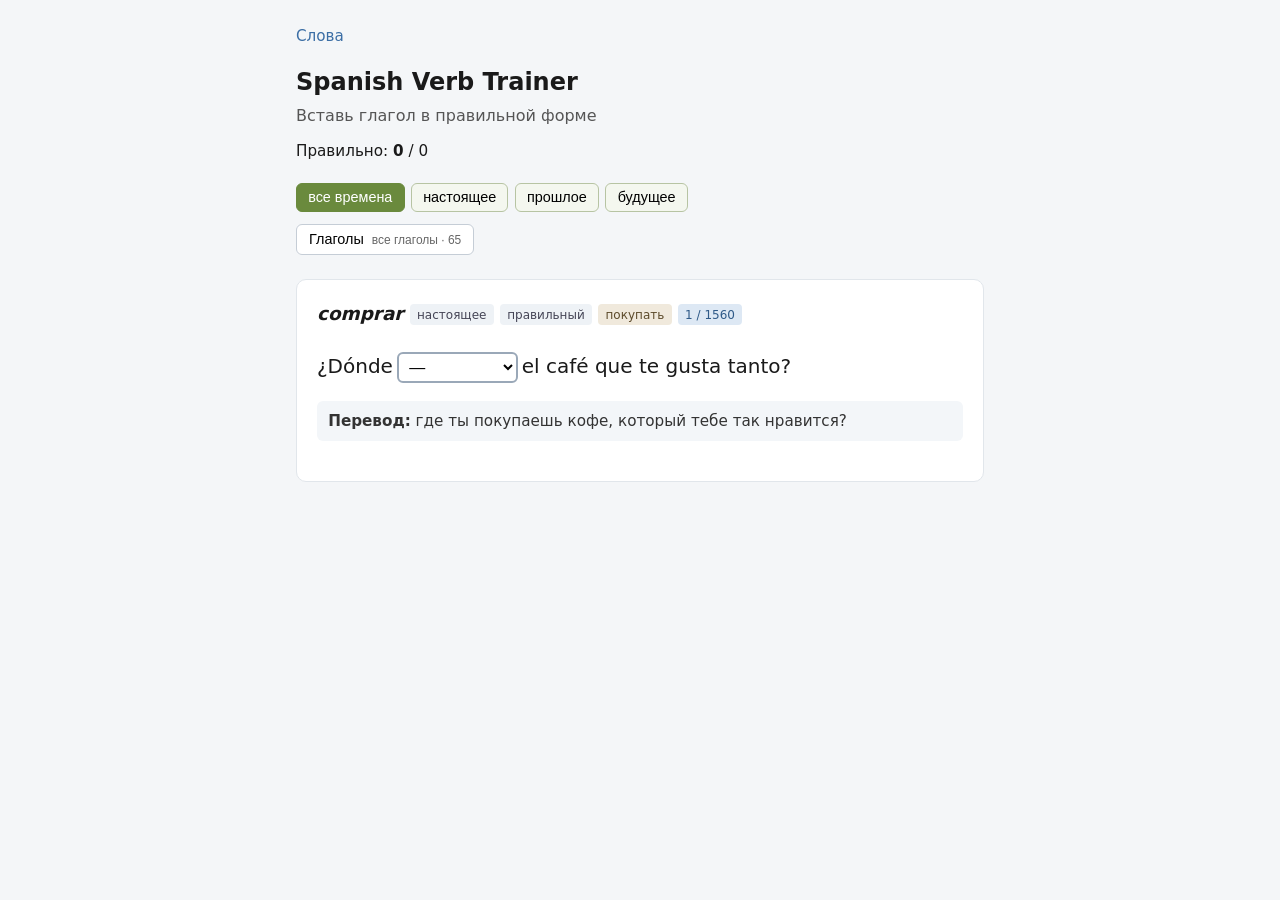
<file: index.html>
<!DOCTYPE html>
<html lang="ru">
<head>
  <meta charset="UTF-8">
  <meta name="viewport" content="width=device-width, initial-scale=1">
  <title>Spanish Verb Trainer</title>
  <link rel="stylesheet" href="styles.css">
</head>
<body>
  <div class="app">
    <nav class="site-nav" aria-label="Страницы">
      <a href="page2.html">Слова</a>
    </nav>
    <header class="header">
      <h1>Spanish Verb Trainer</h1>
      <p class="subtitle">Вставь глагол в правильной форме</p>
      <div class="score" id="score">Правильно: <strong>0</strong> / <span>0</span></div>
    </header>
    <nav class="tense-nav" id="tense-nav" aria-label="Времена"></nav>
    <nav class="verb-nav" id="verb-nav" aria-label="Глаголы"></nav>

    <main id="main">
      <p class="loading" id="loading">Загрузка…</p>
    </main>
  </div>
  <script src="verbs-data.js"></script>
  <script src="app.js"></script>
</body>
</html>
</file>
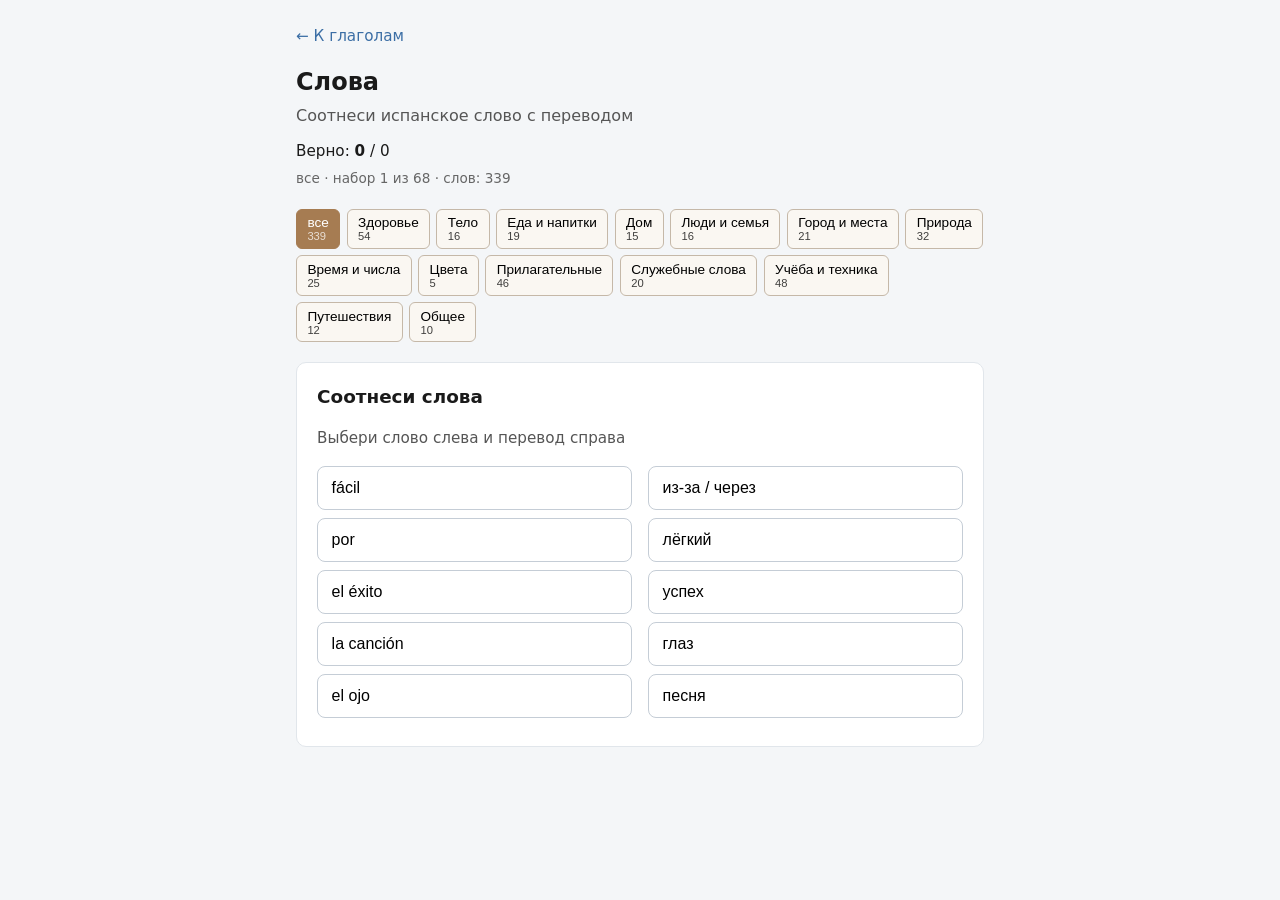
<file: page2.html>
<!DOCTYPE html>
<html lang="ru">
<head>
  <meta charset="UTF-8">
  <meta name="viewport" content="width=device-width, initial-scale=1">
  <title>Слова — Spanish Trainer</title>
  <link rel="stylesheet" href="styles.css">
</head>
<body>
  <div class="app">
    <nav class="site-nav" aria-label="Страницы">
      <a href="index.html">← К глаголам</a>
    </nav>
    <header class="header">
      <h1>Слова</h1>
      <p class="subtitle">Соотнеси испанское слово с переводом</p>
      <div class="score" id="score">Верно: <strong>0</strong> / <span>0</span></div>
      <p class="match-progress" id="progress"></p>
    </header>

    <nav class="category-nav" id="category-nav" aria-label="Категории"></nav>

    <main id="main">
      <p class="loading" id="loading">Загрузка…</p>
    </main>
  </div>
  <script src="words-data.js"></script>
  <script src="words.js"></script>
</body>
</html>
</file>
<file: styles.css>
*,
*::before,
*::after {
  box-sizing: border-box;
}

body {
  margin: 0;
  font-family: "Segoe UI", system-ui, sans-serif;
  background: #f4f6f8;
  color: #1a1a1a;
  line-height: 1.5;
}

.app {
  max-width: 720px;
  margin: 0 auto;
  padding: 1.5rem 1rem 3rem;
}

.site-nav {
  margin-bottom: 1rem;
}

.site-nav a {
  color: #3b6ea5;
  text-decoration: none;
  font-size: 0.95rem;
}

.site-nav a:hover {
  text-decoration: underline;
}

.header {
  margin-bottom: 1.25rem;
}

.header h1 {
  margin: 0 0 0.25rem;
  font-size: 1.5rem;
}

.subtitle {
  margin: 0;
  color: #555;
}

.score {
  margin-top: 0.75rem;
  font-size: 0.95rem;
}

.tense-nav {
  display: flex;
  flex-wrap: wrap;
  gap: 0.4rem;
  margin-bottom: 0.75rem;
}

.tense-btn {
  border: 1px solid #b7c4a3;
  background: #f4f7ef;
  border-radius: 6px;
  padding: 0.35rem 0.7rem;
  cursor: pointer;
  font-size: 0.9rem;
}

.tense-btn:hover {
  border-color: #6a8a3d;
}

.tense-btn.active {
  background: #6a8a3d;
  border-color: #6a8a3d;
  color: #fff;
}

.category-nav {
  display: flex;
  flex-wrap: wrap;
  gap: 0.4rem;
  margin-bottom: 1.25rem;
}

.category-btn {
  border: 1px solid #c5b8a8;
  background: #faf7f2;
  border-radius: 6px;
  padding: 0.35rem 0.65rem;
  cursor: pointer;
  font-size: 0.85rem;
  text-align: left;
}

.category-btn:hover {
  border-color: #a67c52;
}

.category-btn.active {
  background: #a67c52;
  border-color: #a67c52;
  color: #fff;
}

.category-btn .meta {
  display: block;
  font-size: 0.7rem;
  opacity: 0.75;
}

.verb-nav {
  display: flex;
  flex-direction: column;
  gap: 0.5rem;
  margin-bottom: 1.5rem;
}

.verb-toggle {
  align-self: flex-start;
  display: inline-flex;
  align-items: baseline;
  gap: 0.5rem;
  border: 1px solid #c5cdd6;
  background: #fff;
  border-radius: 6px;
  padding: 0.4rem 0.75rem;
  cursor: pointer;
  font-size: 0.9rem;
}

.verb-toggle:hover {
  border-color: #3b6ea5;
}

.verb-toggle-meta {
  font-size: 0.75rem;
  color: #666;
}

.verb-list {
  display: flex;
  flex-wrap: wrap;
  gap: 0.4rem;
}

.verb-list[hidden] {
  display: none;
}

.verb-btn {
  border: 1px solid #c5cdd6;
  background: #fff;
  border-radius: 6px;
  padding: 0.35rem 0.65rem;
  cursor: pointer;
  font-size: 0.9rem;
}

.verb-btn:hover {
  border-color: #3b6ea5;
}

.verb-btn.active {
  background: #3b6ea5;
  border-color: #3b6ea5;
  color: #fff;
}

.verb-btn .meta {
  display: block;
  font-size: 0.7rem;
  opacity: 0.75;
}

.panel {
  background: #fff;
  border: 1px solid #e1e6eb;
  border-radius: 10px;
  padding: 1.25rem;
}

.panel-title {
  margin: 0 0 1rem;
  font-size: 1.15rem;
}

.panel-title .badge {
  display: inline-block;
  margin-left: 0.4rem;
  padding: 0.1rem 0.45rem;
  font-size: 0.75rem;
  font-weight: 500;
  border-radius: 4px;
  background: #eef2f6;
  color: #445;
  vertical-align: middle;
}

.sentence-card.single {
  padding: 0.5rem 0 0;
}

.sentence-text {
  font-size: 1.25rem;
  display: flex;
  flex-wrap: wrap;
  align-items: baseline;
  gap: 0.15rem 0;
  min-height: 2.5rem;
}

.primary-btn {
  margin-top: 1rem;
  border: none;
  background: #3b6ea5;
  color: #fff;
  border-radius: 6px;
  padding: 0.55rem 1rem;
  font-size: 0.95rem;
  cursor: pointer;
}

.primary-btn:hover {
  background: #2f5a88;
}

.next-btn {
  display: inline-block;
}

.panel-title .badge.progress {
  background: #dde8f4;
  color: #2f5a88;
}

.panel-title .badge.translation {
  background: #f0e9dc;
  color: #5c4a2a;
}

.sentence-text select {
  margin: 0 0.25rem;
  padding: 0.25rem 0.4rem;
  font-size: 1rem;
  border: 2px solid #9aa8b8;
  border-radius: 6px;
  background: #fff;
  min-width: 7rem;
}

.sentence-text select.correct {
  border-color: #2e7d4f;
  background: #e8f6ee;
}

.sentence-text select.wrong {
  border-color: #c0392b;
  background: #fdecea;
}

.hint {
  margin: 0.35rem 0 0;
  font-size: 0.85rem;
  color: #666;
}

.sentence-translation {
  margin: 0.6rem 0 0;
  padding: 0.55rem 0.7rem;
  font-size: 0.95rem;
  color: #333;
  background: #f3f6f9;
  border-radius: 6px;
  line-height: 1.45;
}

.sentence-translation .full-es {
  display: inline-block;
  margin-top: 0.25rem;
  color: #555;
  font-style: italic;
}

.feedback {
  margin: 0.25rem 0 0;
  font-size: 0.85rem;
  font-weight: 600;
  min-height: 1.2em;
}

.feedback.ok {
  color: #2e7d4f;
}

.feedback.bad {
  color: #c0392b;
}

.loading,
.error {
  color: #555;
}

.error {
  color: #c0392b;
}

.match-progress {
  margin: 0.35rem 0 0;
  font-size: 0.85rem;
  color: #666;
}

.match-hint {
  margin: 0 0 1rem;
  color: #555;
  font-size: 0.95rem;
}

.match-grid {
  display: grid;
  grid-template-columns: 1fr 1fr;
  gap: 0.75rem 1rem;
}

.match-col {
  display: flex;
  flex-direction: column;
  gap: 0.5rem;
}

.match-btn {
  border: 1px solid #c5cdd6;
  background: #fff;
  border-radius: 8px;
  padding: 0.7rem 0.85rem;
  cursor: pointer;
  font-size: 1rem;
  text-align: left;
  min-height: 2.75rem;
}

.match-btn:hover:not(:disabled):not(.matched) {
  border-color: #3b6ea5;
}

.match-btn.selected {
  border-color: #3b6ea5;
  background: #e8f0f8;
}

.match-btn.matched {
  border-color: #2e7d4f;
  background: #e8f6ee;
  color: #2e7d4f;
  cursor: default;
  pointer-events: none;
}

.match-btn.correct-flash {
  border-color: #2e7d4f;
}

.match-btn.wrong-flash {
  border-color: #c0392b;
  background: #fdecea;
}

.match-actions {
  margin-top: 0.5rem;
}

@media (max-width: 520px) {
  .match-grid {
    gap: 0.5rem 0.6rem;
  }

  .match-btn {
    font-size: 0.9rem;
    padding: 0.55rem 0.65rem;
  }
}
</file>
